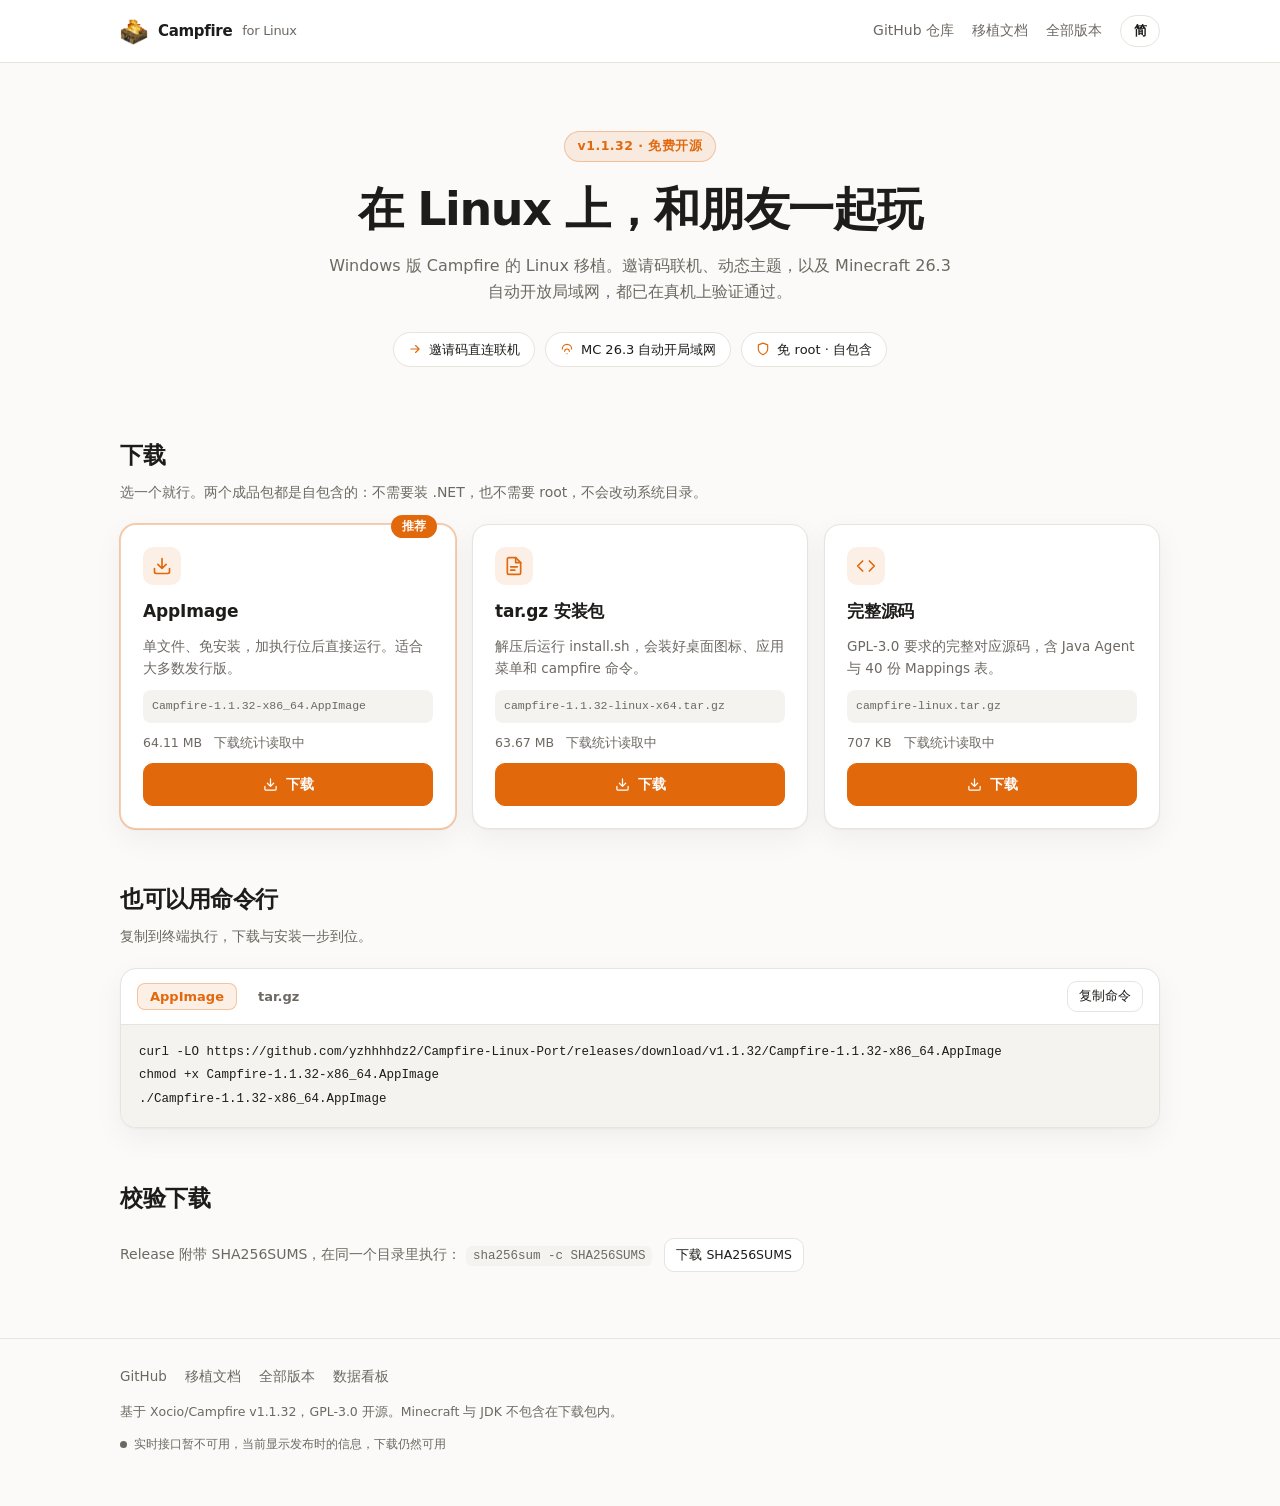
<file: index.html>
<!doctype html>
<html lang="zh-CN">
<head>
<meta charset="utf-8">
<meta name="viewport" content="width=device-width, initial-scale=1">
<title>Campfire for Linux — 下载</title>
<meta name="description" content="Campfire 的 Linux 移植版：邀请码联机、Minecraft 26.3 自动开放局域网。提供 AppImage 与 tar.gz 用户级安装包。">
<link rel="icon" href="assets/campfire.png">
<link rel="stylesheet" href="assets/site.css">
</head>
<body>

<header class="topbar">
  <div class="wrap">
    <a class="brand" href="index.html">
      <img src="assets/campfire.png" alt="">
      <span>Campfire</span><small>for Linux</small>
    </a>
    <nav class="topnav">
      <a class="hide-small" href="https://github.com/yzhhhhdz2/Campfire-Linux-Port" data-i18n="navRepo">GitHub 仓库</a>
      <a class="hide-small" href="https://github.com/yzhhhhdz2/Campfire-Linux-Port/blob/main/linux/README.md" data-i18n="navDocs">移植文档</a>
      <a href="https://github.com/yzhhhhdz2/Campfire-Linux-Port/releases" data-i18n="navReleases">全部版本</a>
      <button class="lang-btn" data-lang-btn title="切换语言">简</button>
    </nav>
  </div>
</header>

<main class="wrap">

  <div class="hero">
    <span class="kicker" id="heroKicker" data-i18n="heroKicker">免费开源</span>
    <h1 data-i18n="heroTitle">在 Linux 上，和朋友一起玩</h1>
    <p data-i18n="heroDesc">Windows 版 Campfire 的 Linux 移植。邀请码联机、动态主题，以及 Minecraft 26.3 自动开放局域网，都已在真机上验证通过。</p>
    <div class="features">
      <span class="chip"><svg viewBox="0 0 24 24" fill="none" stroke="currentColor" stroke-width="2" stroke-linecap="round" stroke-linejoin="round"><path d="M5 12h14M13 6l6 6-6 6"/></svg><span data-i18n="feat1">邀请码直连联机</span></span>
      <span class="chip"><svg viewBox="0 0 24 24" fill="none" stroke="currentColor" stroke-width="2" stroke-linecap="round" stroke-linejoin="round"><path d="M4 12a8 8 0 0 1 16 0M8 16a3 3 0 0 1 8 0M12 20h.01"/></svg><span data-i18n="feat2">MC 26.3 自动开局域网</span></span>
      <span class="chip"><svg viewBox="0 0 24 24" fill="none" stroke="currentColor" stroke-width="2" stroke-linecap="round" stroke-linejoin="round"><path d="M12 22s8-4 8-10V5l-8-3-8 3v7c0 6 8 10 8 10z"/></svg><span data-i18n="feat3">免 root · 自包含</span></span>
    </div>
  </div>

  <section id="download">
    <div class="section-head">
      <h2 data-i18n="dlTitle">下载</h2>
      <p data-i18n="dlDesc">选一个就行。两个成品包都是自包含的：不需要装 .NET，也不需要 root，不会改动系统目录。</p>
    </div>
    <div class="cards">

      <article class="card primary" data-card="app">
        <span class="badge" data-i18n="recommended">推荐</span>
        <div class="card-icon"><svg viewBox="0 0 24 24" fill="none" stroke="currentColor" stroke-width="2" stroke-linecap="round" stroke-linejoin="round"><path d="M21 15v4a2 2 0 0 1-2 2H5a2 2 0 0 1-2-2v-4M7 10l5 5 5-5M12 15V3"/></svg></div>
        <h3 data-i18n="cardAppTitle">AppImage</h3>
        <p class="desc" data-i18n="cardAppDesc">单文件、免安装，加执行位后直接运行。适合大多数发行版。</p>
        <div class="file-line" data-file-name>Campfire-1.1.32-x86_64.AppImage</div>
        <div class="card-meta"><span data-size>64.11 MB</span><span data-count>下载统计读取中</span></div>
        <a class="btn btn-primary" data-dl-btn href="https://github.com/yzhhhhdz2/Campfire-Linux-Port/releases/download/v1.1.32/Campfire-1.1.32-x86_64.AppImage"><svg viewBox="0 0 24 24" fill="none" stroke="currentColor" stroke-width="2" stroke-linecap="round" stroke-linejoin="round"><path d="M21 15v4a2 2 0 0 1-2 2H5a2 2 0 0 1-2-2v-4M7 10l5 5 5-5M12 15V3"/></svg><span data-i18n="btnDownload">下载</span></a>
      </article>

      <article class="card" data-card="tar">
        <div class="card-icon"><svg viewBox="0 0 24 24" fill="none" stroke="currentColor" stroke-width="2" stroke-linecap="round" stroke-linejoin="round"><path d="M14 2H6a2 2 0 0 0-2 2v16a2 2 0 0 0 2 2h12a2 2 0 0 0 2-2V8z"/><path d="M14 2v6h6M8 13h8M8 17h5"/></svg></div>
        <h3 data-i18n="cardTarTitle">tar.gz 安装包</h3>
        <p class="desc" data-i18n="cardTarDesc">解压后运行 install.sh，会装好桌面图标、应用菜单和 campfire 命令。</p>
        <div class="file-line" data-file-name>campfire-1.1.32-linux-x64.tar.gz</div>
        <div class="card-meta"><span data-size>63.67 MB</span><span data-count>下载统计读取中</span></div>
        <a class="btn btn-primary" data-dl-btn href="https://github.com/yzhhhhdz2/Campfire-Linux-Port/releases/download/v1.1.32/campfire-1.1.32-linux-x64.tar.gz"><svg viewBox="0 0 24 24" fill="none" stroke="currentColor" stroke-width="2" stroke-linecap="round" stroke-linejoin="round"><path d="M21 15v4a2 2 0 0 1-2 2H5a2 2 0 0 1-2-2v-4M7 10l5 5 5-5M12 15V3"/></svg><span data-i18n="btnDownload">下载</span></a>
      </article>

      <article class="card" data-card="src">
        <div class="card-icon"><svg viewBox="0 0 24 24" fill="none" stroke="currentColor" stroke-width="2" stroke-linecap="round" stroke-linejoin="round"><path d="M16 18l6-6-6-6M8 6l-6 6 6 6"/></svg></div>
        <h3 data-i18n="cardSrcTitle">完整源码</h3>
        <p class="desc" data-i18n="cardSrcDesc">GPL-3.0 要求的完整对应源码，含 Java Agent 与 40 份 Mappings 表。</p>
        <div class="file-line" data-file-name>campfire-linux.tar.gz</div>
        <div class="card-meta"><span data-size>0.69 MB</span><span data-count>下载统计读取中</span></div>
        <a class="btn btn-primary" data-dl-btn href="https://github.com/yzhhhhdz2/Campfire-Linux-Port/releases/download/v1.1.32/campfire-linux.tar.gz"><svg viewBox="0 0 24 24" fill="none" stroke="currentColor" stroke-width="2" stroke-linecap="round" stroke-linejoin="round"><path d="M21 15v4a2 2 0 0 1-2 2H5a2 2 0 0 1-2-2v-4M7 10l5 5 5-5M12 15V3"/></svg><span data-i18n="btnDownload">下载</span></a>
      </article>

    </div>
  </section>

  <section id="cli">
    <div class="section-head">
      <h2 data-i18n="cliTitle">也可以用命令行</h2>
      <p data-i18n="cliDesc">复制到终端执行，下载与安装一步到位。</p>
    </div>
    <div class="panel">
      <div class="panel-head">
        <button class="tab active" data-cmd-tab="app" data-i18n="tabApp">AppImage</button>
        <button class="tab" data-cmd-tab="tar" data-i18n="tabTar">tar.gz</button>
        <span class="spacer"></span>
        <button class="btn btn-sm" id="copyCmd"><span data-i18n="btnCopy">复制命令</span></button>
      </div>
      <pre class="code" id="cmdText">curl -LO https://github.com/yzhhhhdz2/Campfire-Linux-Port/releases/download/v1.1.32/Campfire-1.1.32-x86_64.AppImage
chmod +x Campfire-1.1.32-x86_64.AppImage
./Campfire-1.1.32-x86_64.AppImage</pre>
    </div>
  </section>

  <section id="verify">
    <div class="section-head"><h2 data-i18n="verifyTitle">校验下载</h2></div>
    <div class="verify">
      <p><span data-i18n="verifyDesc">Release 附带 SHA256SUMS，在同一个目录里执行：</span> <code>sha256sum -c SHA256SUMS</code></p>
      <a class="btn btn-sm" id="sumLink" href="https://github.com/yzhhhhdz2/Campfire-Linux-Port/releases/download/v1.1.32/SHA256SUMS" data-i18n="linkChecksum">下载 SHA256SUMS</a>
    </div>
  </section>

</main>

<footer>
  <div class="wrap">
    <div class="footer-links">
      <a href="https://github.com/yzhhhhdz2/Campfire-Linux-Port">GitHub</a>
      <a href="https://github.com/yzhhhhdz2/Campfire-Linux-Port/blob/main/linux/README.md" data-i18n="navDocs">移植文档</a>
      <a href="https://github.com/yzhhhhdz2/Campfire-Linux-Port/releases" data-i18n="navReleases">全部版本</a>
      <a href="admin.html" data-i18n="navAdmin">数据看板</a>
    </div>
    <p class="footer-note" data-i18n="footerLicense">基于 Xocio/Campfire v1.1.32，GPL-3.0 开源。Minecraft 与 JDK 不包含在下载包内。</p>
    <p class="status-note"><span class="dot" id="statusDot"></span><span id="statusText" data-i18n="noteFallback">实时接口暂不可用，当前显示发布时的信息，下载仍然可用</span></p>
  </div>
</footer>

<script src="assets/site.js"></script>
<script src="assets/home.js"></script>
</body>
</html>
</file>
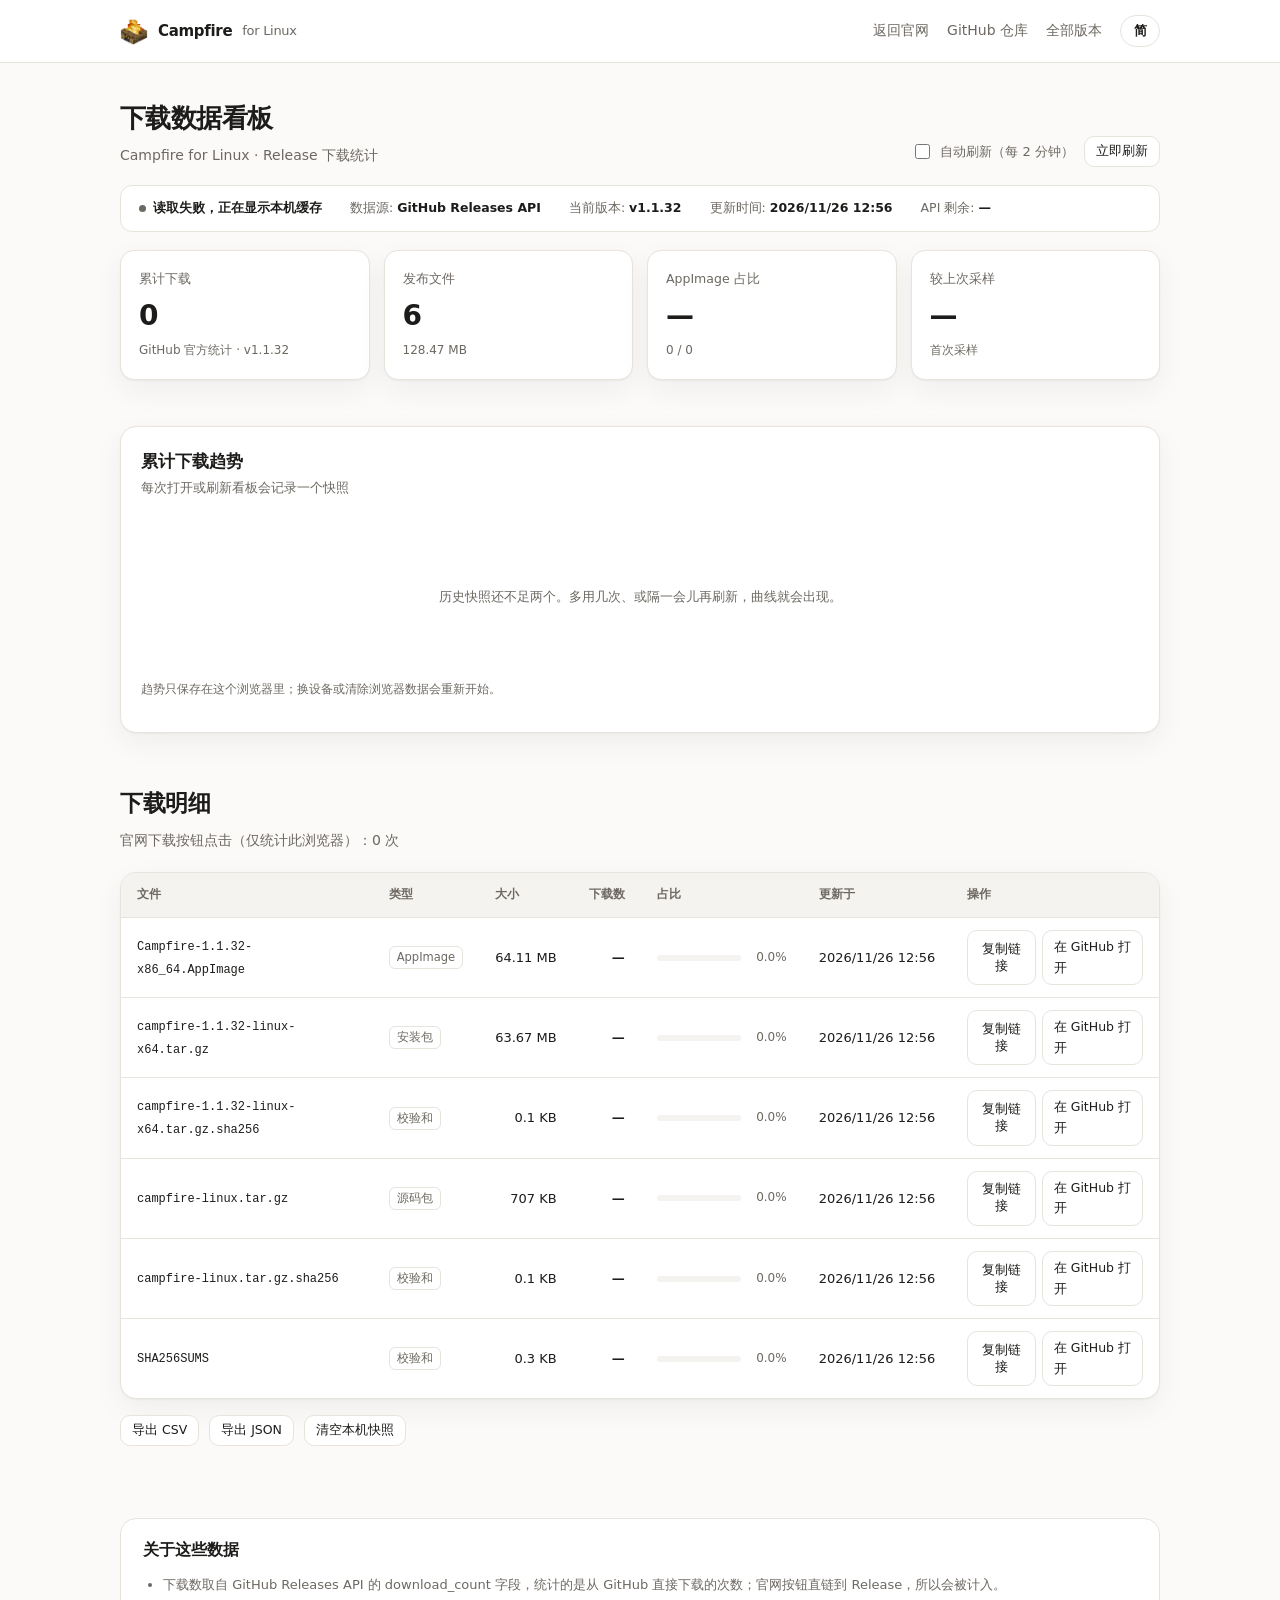
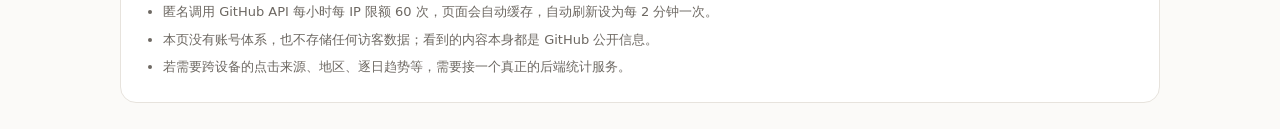
<file: admin.html>
<!doctype html>
<html lang="zh-CN">
<head>
<meta charset="utf-8">
<meta name="viewport" content="width=device-width, initial-scale=1">
<title>下载数据看板 · Campfire for Linux</title>
<meta name="robots" content="noindex">
<link rel="icon" href="assets/campfire.png">
<link rel="stylesheet" href="assets/site.css">
</head>
<body>

<header class="topbar">
  <div class="wrap">
    <a class="brand" href="index.html">
      <img src="assets/campfire.png" alt="">
      <span>Campfire</span><small>for Linux</small>
    </a>
    <nav class="topnav">
      <a href="index.html" data-i18n="admBack">返回官网</a>
      <a class="hide-small" href="https://github.com/yzhhhhdz2/Campfire-Linux-Port" data-i18n="navRepo">GitHub 仓库</a>
      <a class="hide-small" href="https://github.com/yzhhhhdz2/Campfire-Linux-Port/releases" data-i18n="navReleases">全部版本</a>
      <button class="lang-btn" data-lang-btn title="切换语言">简</button>
    </nav>
  </div>
</header>

<main class="wrap">

  <div class="adm-header">
    <div>
      <h1 data-i18n="admTitle">下载数据看板</h1>
      <p data-i18n="admSub">Campfire for Linux · Release 下载统计</p>
    </div>
    <div class="adm-actions">
      <label class="switch"><input type="checkbox" id="autoRefresh"><span data-i18n="admAuto">自动刷新（每 2 分钟）</span></label>
      <button class="btn btn-sm" id="refreshBtn"><span data-i18n="admRefresh">立即刷新</span></button>
    </div>
  </div>

  <div class="statusbar">
    <span class="status-pill"><span class="dot" id="statusDot"></span><span id="statusText">…</span></span>
    <span><span data-i18n="labelSource">数据源</span>: <b>GitHub Releases API</b></span>
    <span><span data-i18n="labelVersion">当前版本</span>: <b id="stVersion">—</b></span>
    <span><span data-i18n="labelUpdated">更新时间</span>: <b id="stUpdated">—</b></span>
    <span><span data-i18n="labelQuota">API 剩余</span>: <b id="stQuota">—</b></span>
  </div>

  <div class="kpis">
    <div class="kpi">
      <div class="label" data-i18n="kpiTotal">累计下载</div>
      <div class="value" id="kpiTotal">—</div>
      <div class="sub" id="kpiTotalSub"></div>
    </div>
    <div class="kpi">
      <div class="label" data-i18n="kpiAssets">发布文件</div>
      <div class="value" id="kpiAssets">—</div>
      <div class="sub" id="kpiAssetsSub"></div>
    </div>
    <div class="kpi">
      <div class="label" data-i18n="kpiAppShare">AppImage 占比</div>
      <div class="value" id="kpiApp">—</div>
      <div class="sub" id="kpiAppSub"></div>
    </div>
    <div class="kpi">
      <div class="label" data-i18n="kpiDelta">较上次采样</div>
      <div class="value" id="kpiDelta">—</div>
      <div class="sub" id="kpiDeltaSub"></div>
    </div>
  </div>

  <section>
    <div class="chart-box">
      <h2 data-i18n="trendTitle">累计下载趋势</h2>
      <p class="sub" data-i18n="trendSub">每次打开或刷新看板会记录一个快照</p>
      <div class="chart-scroll"><svg class="chart" id="chart" viewBox="0 0 800 190" aria-hidden="true"></svg></div>
      <p class="chart-empty" id="chartEmpty" hidden data-i18n="trendEmpty">历史快照还不足两个。</p>
      <p class="chart-note" data-i18n="trendNote">趋势只保存在这个浏览器里。</p>
    </div>
  </section>

  <section>
    <div class="section-head">
      <h2 data-i18n="sectionDetails">下载明细</h2>
      <p id="clicksLine"></p>
    </div>
    <div class="table-wrap">
      <table>
        <thead>
          <tr>
            <th data-i18n="colFile">文件</th>
            <th data-i18n="colType">类型</th>
            <th data-i18n="colSize">大小</th>
            <th data-i18n="colDownloads">下载数</th>
            <th data-i18n="colShare">占比</th>
            <th data-i18n="colUpdated">更新于</th>
            <th data-i18n="colAction">操作</th>
          </tr>
        </thead>
        <tbody id="rows"></tbody>
      </table>
    </div>
    <div class="export-row">
      <button class="btn btn-sm" id="btnCsv"><span data-i18n="btnCsv">导出 CSV</span></button>
      <button class="btn btn-sm" id="btnJson"><span data-i18n="btnJson">导出 JSON</span></button>
      <button class="btn btn-sm" id="btnClear"><span data-i18n="btnClear">清空本机快照</span></button>
    </div>
  </section>

  <section>
    <div class="notes">
      <h2 data-i18n="noteTitle">关于这些数据</h2>
      <ul>
        <li data-i18n="note1"></li>
        <li data-i18n="note2"></li>
        <li data-i18n="note3"></li>
        <li data-i18n="note4"></li>
      </ul>
    </div>
  </section>

</main>

<script src="assets/site.js"></script>
<script src="assets/admin.js"></script>
</body>
</html>
</file>
<file: assets/site.css>
/* Campfire for Linux — 官网 / 看板共用样式。无外部字体、无框架。 */
:root {
  color-scheme: light dark;
  --accent: #e2680c;
  --accent-soft: rgba(226, 104, 12, .10);
  --accent-line: rgba(226, 104, 12, .32);
  --bg: #fbfaf8;
  --surface: #ffffff;
  --surface-2: #f5f3f0;
  --text: #1d1c1a;
  --muted: #6d6862;
  --line: #e7e3dd;
  --shadow: 0 1px 2px rgba(28, 24, 20, .04), 0 10px 30px rgba(28, 24, 20, .05);
  --radius: 16px;
  --mono: ui-monospace, SFMono-Regular, "SF Mono", Menlo, Consolas, "Liberation Mono", monospace;
  --sans: system-ui, -apple-system, "Segoe UI", "Noto Sans SC", "PingFang SC", "Microsoft YaHei", sans-serif;
}

@media (prefers-color-scheme: dark) {
  :root {
    --accent: #ff8a3d;
    --accent-soft: rgba(255, 138, 61, .12);
    --accent-line: rgba(255, 138, 61, .34);
    --bg: #161513;
    --surface: #1e1c1a;
    --surface-2: #262320;
    --text: #f2efea;
    --muted: #a8a099;
    --line: #34302b;
    --shadow: 0 1px 2px rgba(0, 0, 0, .2), 0 12px 32px rgba(0, 0, 0, .22);
  }
}

* { box-sizing: border-box; }

html { scroll-behavior: smooth; }

body {
  margin: 0;
  background: var(--bg);
  color: var(--text);
  font-family: var(--sans);
  font-size: 15px;
  line-height: 1.65;
  -webkit-font-smoothing: antialiased;
}

a { color: inherit; text-decoration: none; }
a:hover { color: var(--accent); }
button { font-family: inherit; cursor: pointer; }

.wrap { width: min(1040px, calc(100% - 40px)); margin: 0 auto; }

/* ---------- header ---------- */
.topbar {
  border-bottom: 1px solid var(--line);
  background: var(--surface);
  background: color-mix(in srgb, var(--surface) 88%, transparent);
  backdrop-filter: blur(12px);
  position: sticky;
  top: 0;
  z-index: 10;
}
.topbar .wrap {
  display: flex;
  align-items: center;
  gap: 20px;
  min-height: 62px;
}
.brand { display: flex; align-items: center; gap: 10px; font-weight: 700; letter-spacing: -.02em; }
.brand img { width: 28px; height: 28px; border-radius: 7px; }
.brand small { color: var(--muted); font-weight: 500; font-size: 13px; }
.topnav { display: flex; align-items: center; gap: 18px; margin-left: auto; font-size: 14px; color: var(--muted); }
.topnav a { white-space: nowrap; }
.lang-btn {
  border: 1px solid var(--line);
  background: var(--surface);
  color: var(--text);
  border-radius: 999px;
  min-width: 40px;
  height: 32px;
  font-size: 13px;
  font-weight: 600;
  padding: 0 10px;
}
.lang-btn:hover { border-color: var(--accent); color: var(--accent); }

/* ---------- hero ---------- */
.hero { padding: 68px 0 44px; text-align: center; }
.kicker {
  display: inline-block;
  font-size: 12.5px;
  font-weight: 600;
  letter-spacing: .04em;
  color: var(--accent);
  background: var(--accent-soft);
  border: 1px solid var(--accent-line);
  border-radius: 999px;
  padding: 4px 13px;
  margin-bottom: 20px;
}
.hero h1 {
  font-size: clamp(30px, 5vw, 46px);
  line-height: 1.2;
  letter-spacing: -.03em;
  margin: 0 0 16px;
}
.hero p { color: var(--muted); font-size: 16px; max-width: 640px; margin: 0 auto; }
.features {
  display: flex;
  flex-wrap: wrap;
  justify-content: center;
  gap: 10px;
  margin-top: 26px;
}
.chip {
  display: inline-flex;
  align-items: center;
  gap: 7px;
  background: var(--surface);
  border: 1px solid var(--line);
  border-radius: 999px;
  padding: 6px 14px;
  font-size: 13px;
  color: var(--text);
}
.chip svg { width: 14px; height: 14px; color: var(--accent); flex: none; }

/* ---------- sections ---------- */
section { padding: 26px 0; }
.section-head { margin-bottom: 20px; }
.section-head h2 { font-size: 23px; letter-spacing: -.02em; margin: 0 0 6px; }
.section-head p { color: var(--muted); margin: 0; font-size: 14px; }

/* ---------- download cards ---------- */
.cards { display: grid; grid-template-columns: repeat(auto-fit, minmax(268px, 1fr)); gap: 16px; }
.card {
  position: relative;
  background: var(--surface);
  border: 1px solid var(--line);
  border-radius: var(--radius);
  padding: 22px;
  box-shadow: var(--shadow);
  display: flex;
  flex-direction: column;
  gap: 10px;
}
.card.primary { border-color: var(--accent-line); box-shadow: 0 0 0 1px var(--accent-line), var(--shadow); }
.badge {
  position: absolute;
  top: -10px;
  right: 18px;
  background: var(--accent);
  color: #fff;
  font-size: 11.5px;
  font-weight: 700;
  border-radius: 999px;
  padding: 2px 11px;
}
.card-icon {
  width: 38px; height: 38px;
  border-radius: 10px;
  background: var(--accent-soft);
  color: var(--accent);
  display: grid; place-items: center;
}
.card-icon svg { width: 20px; height: 20px; }
.card h3 { font-size: 17px; margin: 2px 0 0; letter-spacing: -.01em; }
.card .desc { color: var(--muted); font-size: 13.5px; margin: 0; flex: 1; }
.file-line {
  font-family: var(--mono);
  font-size: 11.5px;
  color: var(--muted);
  background: var(--surface-2);
  border-radius: 8px;
  padding: 7px 9px;
  overflow-wrap: anywhere;
}
.card-meta { display: flex; gap: 12px; font-size: 12.5px; color: var(--muted); }
.btn {
  display: inline-flex;
  align-items: center;
  justify-content: center;
  gap: 8px;
  border-radius: 10px;
  border: 1px solid var(--line);
  background: var(--surface);
  color: var(--text);
  padding: 9px 16px;
  font-size: 14px;
  font-weight: 600;
  transition: transform .12s ease, border-color .12s ease, background .12s ease;
}
.btn:hover { border-color: var(--accent); color: var(--accent); }
.btn:active { transform: translateY(1px); }
.btn-primary { background: var(--accent); border-color: var(--accent); color: #fff; width: 100%; }
.btn-primary:hover { background: #c85708; color: #fff; }
.btn svg { width: 15px; height: 15px; }
.btn-sm { padding: 6px 11px; font-size: 12.5px; font-weight: 500; }

/* ---------- code block ---------- */
.panel {
  background: var(--surface);
  border: 1px solid var(--line);
  border-radius: var(--radius);
  box-shadow: var(--shadow);
  overflow: hidden;
}
.panel-head {
  display: flex; align-items: center; gap: 8px;
  padding: 12px 16px;
  border-bottom: 1px solid var(--line);
  flex-wrap: wrap;
}
.tab {
  border: 1px solid transparent;
  background: transparent;
  color: var(--muted);
  border-radius: 8px;
  padding: 5px 12px;
  font-size: 13px;
  font-weight: 600;
}
.tab.active { background: var(--accent-soft); color: var(--accent); border-color: var(--accent-line); }
.panel-head .spacer { flex: 1; }
pre.code {
  margin: 0;
  padding: 16px 18px;
  overflow-x: auto;
  font-family: var(--mono);
  font-size: 12.5px;
  line-height: 1.85;
  color: var(--text);
  background: var(--surface-2);
  white-space: pre;
}
.verify { display: flex; flex-wrap: wrap; align-items: center; gap: 12px; }
.verify p { margin: 0; color: var(--muted); font-size: 14px; }
.verify code { font-family: var(--mono); font-size: 12.5px; background: var(--surface-2); padding: 3px 7px; border-radius: 6px; }

/* ---------- footer ---------- */
footer { border-top: 1px solid var(--line); margin-top: 40px; padding: 26px 0 40px; }
.footer-links { display: flex; flex-wrap: wrap; gap: 18px; font-size: 13.5px; color: var(--muted); }
.footer-links a:hover { color: var(--accent); }
.footer-note { margin-top: 14px; font-size: 12.5px; color: var(--muted); }
.status-note { margin-top: 10px; font-size: 12px; color: var(--muted); display: flex; align-items: center; gap: 7px; }
.dot { width: 7px; height: 7px; border-radius: 50%; background: var(--muted); flex: none; }
.dot.live { background: #2eaa5e; }

/* ---------- dashboard ---------- */
.adm-header { display: flex; align-items: flex-end; gap: 16px; flex-wrap: wrap; padding: 34px 0 18px; }
.adm-header h1 { font-size: 26px; margin: 0 0 4px; letter-spacing: -.02em; }
.adm-header p { color: var(--muted); margin: 0; font-size: 14px; }
.adm-actions { margin-left: auto; display: flex; align-items: center; gap: 10px; flex-wrap: wrap; }
.switch { display: inline-flex; align-items: center; gap: 7px; font-size: 13px; color: var(--muted); cursor: pointer; user-select: none; }
.switch input { accent-color: var(--accent); width: 15px; height: 15px; }

.statusbar {
  display: flex; flex-wrap: wrap; gap: 10px 28px;
  background: var(--surface); border: 1px solid var(--line);
  border-radius: 12px; padding: 12px 18px; font-size: 12.5px; color: var(--muted);
  margin-bottom: 18px;
}
.statusbar b { color: var(--text); font-weight: 600; }
.status-pill { display: inline-flex; align-items: center; gap: 7px; font-weight: 600; color: var(--text); }

.kpis { display: grid; grid-template-columns: repeat(auto-fit, minmax(180px, 1fr)); gap: 14px; margin-bottom: 20px; }
.kpi { background: var(--surface); border: 1px solid var(--line); border-radius: 14px; padding: 18px; box-shadow: var(--shadow); }
.kpi .label { font-size: 12.5px; color: var(--muted); }
.kpi .value { font-size: 28px; font-weight: 700; letter-spacing: -.03em; margin-top: 4px; font-variant-numeric: tabular-nums; }
.kpi .sub { font-size: 12px; color: var(--muted); margin-top: 2px; }

.chart-box { background: var(--surface); border: 1px solid var(--line); border-radius: var(--radius); padding: 20px; box-shadow: var(--shadow); }
.chart-box h2 { font-size: 17px; margin: 0 0 3px; }
.chart-box .sub { color: var(--muted); font-size: 12.5px; margin: 0 0 14px; }
.chart-scroll { overflow-x: auto; }
.chart { width: 100%; min-width: 560px; height: auto; display: block; overflow: visible; }
.chart .grid { stroke: var(--line); stroke-width: 1; }
.chart .area { fill: var(--accent-soft); }
.chart .line { fill: none; stroke: var(--accent); stroke-width: 2; stroke-linejoin: round; stroke-linecap: round; }
.chart .pt { fill: var(--accent); }
.chart text { fill: var(--muted); font-size: 10px; font-family: var(--sans); }
.chart-empty { color: var(--muted); font-size: 13px; padding: 60px 0; text-align: center; }
.chart-note { font-size: 12px; color: var(--muted); margin-top: 8px; }

.table-wrap { overflow-x: auto; background: var(--surface); border: 1px solid var(--line); border-radius: var(--radius); box-shadow: var(--shadow); }
table { width: 100%; border-collapse: collapse; font-size: 13px; min-width: 780px; }
th, td { padding: 12px 16px; text-align: left; border-bottom: 1px solid var(--line); vertical-align: middle; }
th { font-size: 12px; color: var(--muted); font-weight: 600; background: var(--surface-2); white-space: nowrap; }
tbody tr:last-child td { border-bottom: none; }
tbody tr:hover { background: var(--surface-2); }
td.num { text-align: right; font-variant-numeric: tabular-nums; white-space: nowrap; }
td .fname { font-family: var(--mono); font-size: 12px; overflow-wrap: anywhere; }
.tag-type { display: inline-block; font-size: 11.5px; color: var(--muted); border: 1px solid var(--line); border-radius: 6px; padding: 1px 7px; white-space: nowrap; }
.share { display: flex; align-items: center; gap: 8px; min-width: 130px; }
.bar { flex: 1; height: 6px; border-radius: 999px; background: var(--surface-2); overflow: hidden; }
.bar i { display: block; height: 100%; background: var(--accent); border-radius: 999px; }
.share span { font-size: 12px; color: var(--muted); width: 38px; text-align: right; font-variant-numeric: tabular-nums; }
.row-actions { display: flex; gap: 6px; }

.notes { background: var(--surface); border: 1px solid var(--line); border-radius: var(--radius); padding: 18px 22px; }
.notes h2 { font-size: 16px; margin: 0 0 10px; }
.notes ul { margin: 0; padding-left: 20px; color: var(--muted); font-size: 13px; }
.notes li { margin-bottom: 6px; }
.export-row { display: flex; gap: 10px; flex-wrap: wrap; margin: 16px 0 20px; }

@media (max-width: 640px) {
  .wrap { width: calc(100% - 28px); }
  .topnav { gap: 12px; }
  .topnav a.hide-small { display: none; }
  .hero { padding: 48px 0 30px; }
  .adm-header { padding-top: 26px; }
  .adm-actions { margin-left: 0; width: 100%; }
  .kpi .value { font-size: 24px; }
}
</file>
